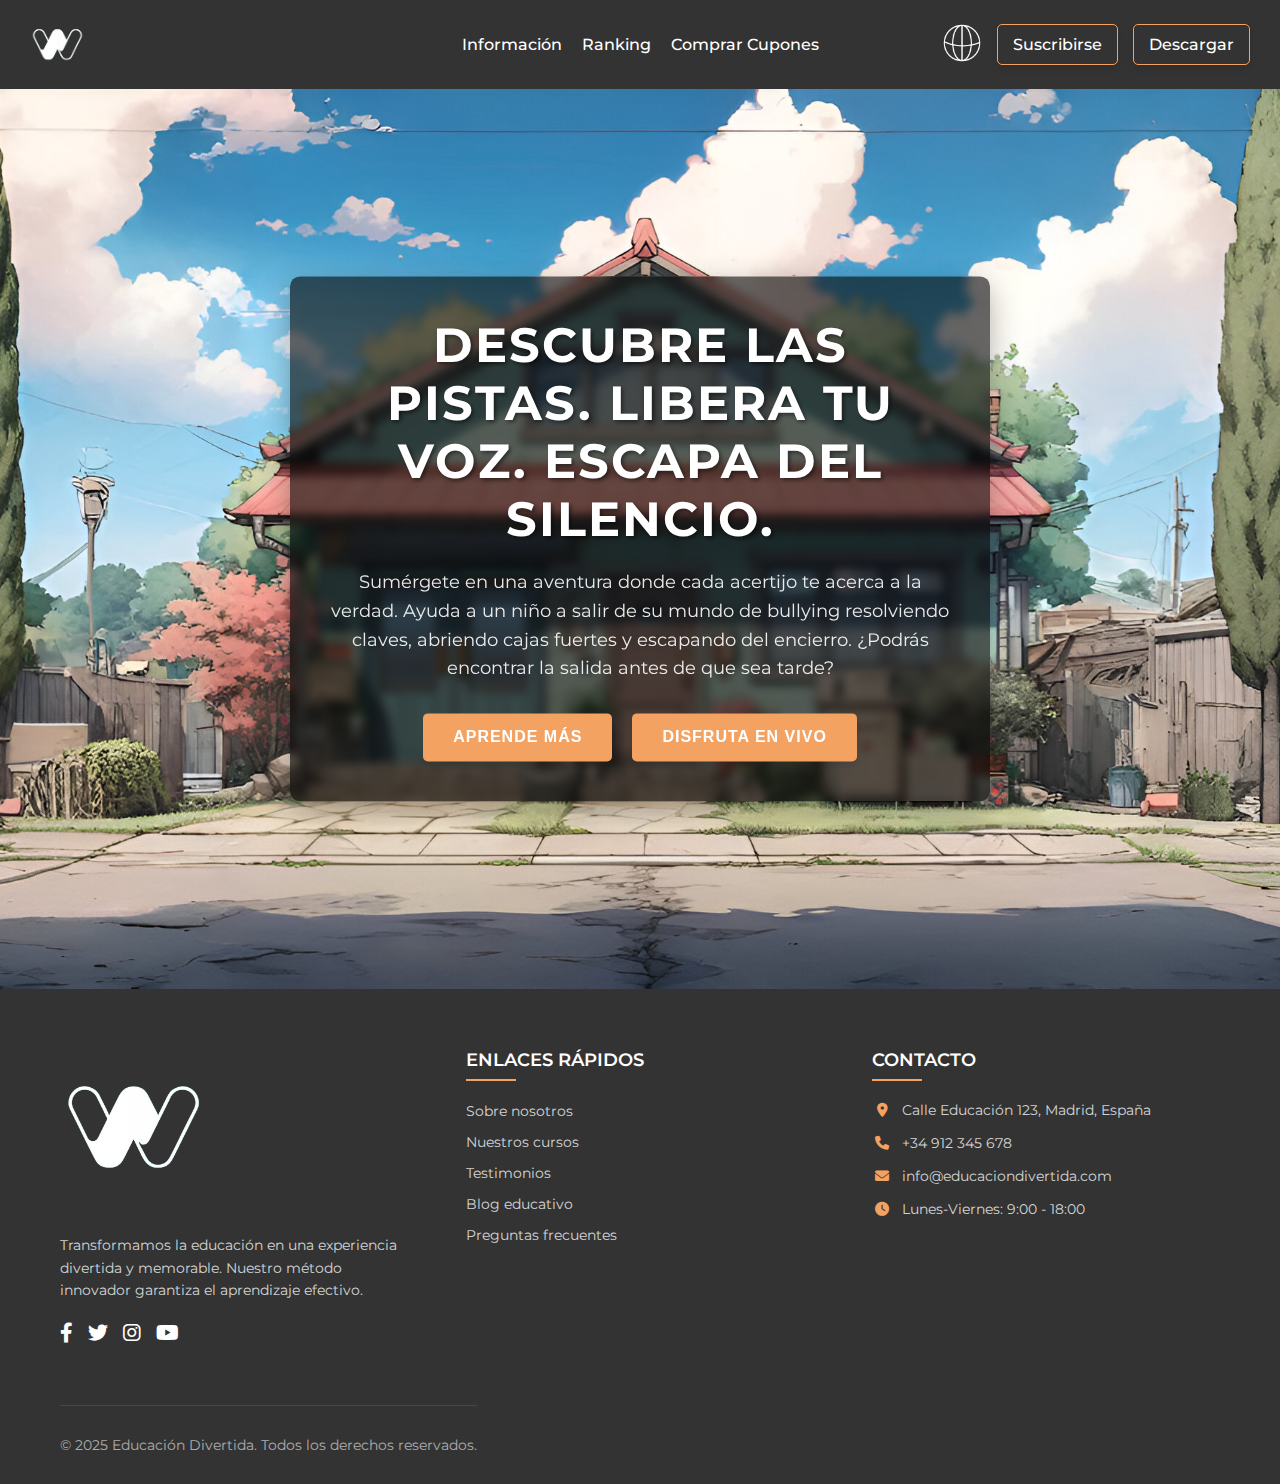
<file: WebReto3/src/main/webapp/index.html>
<!DOCTYPE html>
<html lang="es">
<head>
    <meta charset="UTF-8">
    <meta name="viewport" content="width=device-width, initial-scale=1.0">
    <title>Educación Divertida</title>
    <link
        href="https://fonts.googleapis.com/css2?family=Montserrat:wght@400;500;600;700&family=Poppins:wght@300;400;500;600;700&display=swap"
        rel="stylesheet">
    <!-- CSS -->
    <link rel="stylesheet" href="css/global.css">
    <link rel="stylesheet" href="css/pages/pagina-principal.css">
    <link rel="stylesheet" href="https://cdnjs.cloudflare.com/ajax/libs/font-awesome/6.0.0-beta3/css/all.min.css">
</head>
<body>
    <header class="header">
        <div class="logo">
            <a href="paginaPrincipal.html"><img src="img/logo.png" alt="Logo Educación Divertida"></a>
        </div>

        <nav class="nav-container">
            <ul class="nav-links">
                <li><a href="informacion.html">Información</a></li>
                <li><a href="ranking.html">Ranking</a></li>
                <li><a href="comprarCupon.html">Comprar Cupones</a></li>
            </ul>
        </nav>

        <div class="right-section">
            <div class="idiomas">
                <img src="img/idiomas.png" alt="Idioma" class="icono-idioma">
                <ul class="idioma-menu">
                    <li>Español</li>
                    <li>English</li>
                    <li>Euskera</li>
                </ul>
            </div>
            <a href="suscribirse.html" class="btn">Suscribirse</a>
            <a href="descargarJuego.html" class="btn">Descargar</a>
        </div>
    </header>

    <div class="carousel-container">
        <div class="carousel">
            <img src="img/CasaExteriorImg.jpeg" alt="Niños aprendiendo jugando">
            <img src="img/pixelcut-export (1).jpeg" alt="Clase interactiva">
            <img src="img/pixelcut-export (2).jpeg" alt="Actividades educativas">
        </div>
        <div class="overlay-content">
            <h1 class="Titulo_parrafo">Descubre las pistas. Libera tu voz. Escapa del silencio.</h1>
            <p>Sumérgete en una aventura donde cada acertijo te acerca a la verdad. Ayuda a un niño a salir de su mundo
                de bullying resolviendo claves, abriendo cajas fuertes y escapando del encierro. ¿Podrás encontrar la
                salida antes de que sea tarde?</p>
            <div class="boton-container">
                <button>Aprende más</button>
                <button>Disfruta en vivo</button>
            </div>
        </div>
    </div>

    <footer class="footer">
        <div class="footer-container">
            <div class="footer-section">
                <div class="footer-logo">
                    <img src="img/logo.png" alt="Logo Educación Divertida">
                </div>
                <p class="footer-description">Transformamos la educación en una experiencia divertida y memorable.
                    Nuestro método innovador garantiza el aprendizaje efectivo.</p>
                <div class="social-links">
                    <a href="#"><i class="fab fa-facebook-f"></i></a>
                    <a href="#"><i class="fab fa-twitter"></i></a>
                    <a href="#"><i class="fab fa-instagram"></i></a>
                    <a href="#"><i class="fab fa-youtube"></i></a>
                </div>
            </div>

            <div class="footer-section">
                <h3 class="footer-title">Enlaces rápidos</h3>
                <ul class="footer-links">
                    <li><a href="#">Sobre nosotros</a></li>
                    <li><a href="#">Nuestros cursos</a></li>
                    <li><a href="#">Testimonios</a></li>
                    <li><a href="#">Blog educativo</a></li>
                    <li><a href="#">Preguntas frecuentes</a></li>
                </ul>
            </div>

            <div class="footer-section">
                <h3 class="footer-title">Contacto</h3>
                <div class="footer-contact">
                    <p><i class="fas fa-map-marker-alt"></i> Calle Educación 123, Madrid, España</p>
                    <p><i class="fas fa-phone"></i> +34 912 345 678</p>
                    <p><i class="fas fa-envelope"></i> info@educaciondivertida.com</p>
                    <p><i class="fas fa-clock"></i> Lunes-Viernes: 9:00 - 18:00</p>
                </div>
            </div>
        </div>

        <div class="footer-container">
            <div class="copyright">
                © 2025 Educación Divertida. Todos los derechos reservados.
            </div>
        </div>
    </footer>

    <script>
        document.addEventListener('DOMContentLoaded', function() {
            const idiomas = document.querySelector('.idiomas');
            document.addEventListener('click', function(e) {
                if (idiomas.contains(e.target)) {
                    idiomas.classList.toggle('activo');
                } else {
                    idiomas.classList.remove('activo');
                }
            });
        });
    </script>
</body>
</html>
</file>
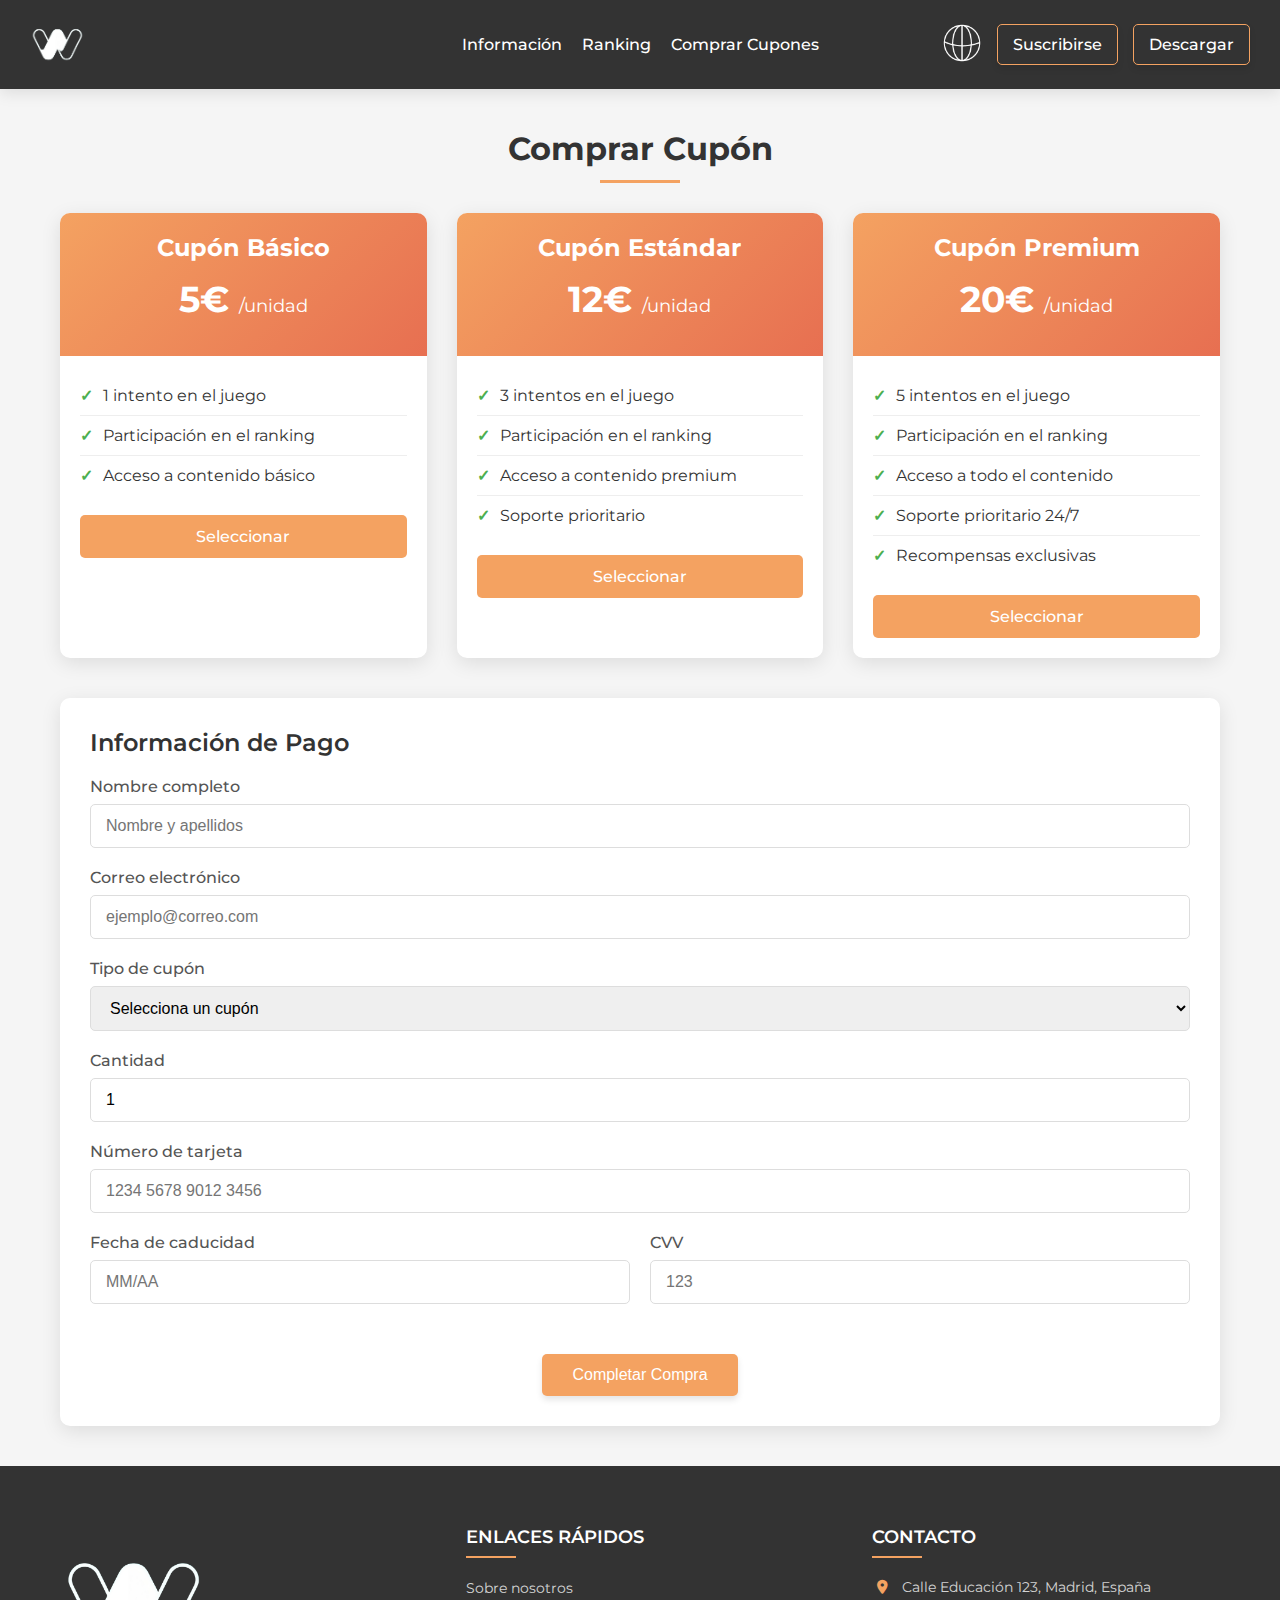
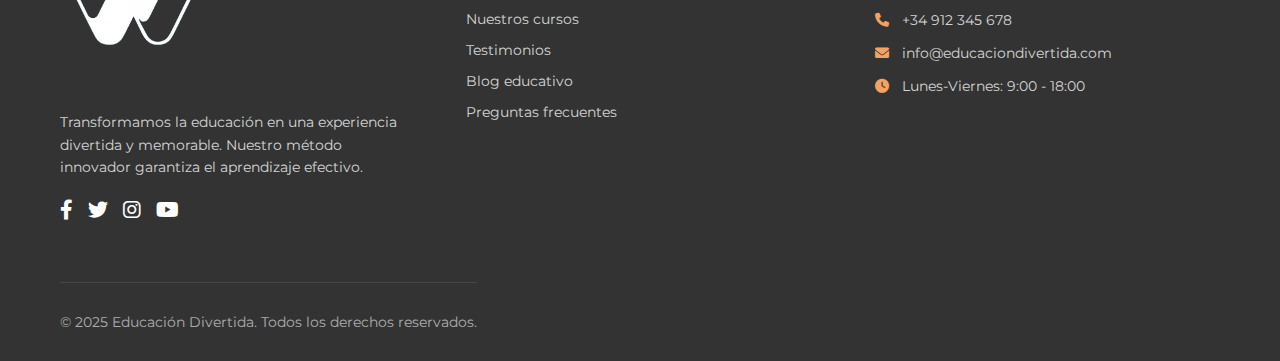
<file: WebReto3/src/main/webapp/comprarCupon.html>
<!DOCTYPE html>
<html lang="es">
<head>
    <meta charset="UTF-8">
    <meta name="viewport" content="width=device-width, initial-scale=1.0">
    <title>Comprar Cupón</title>
    <!-- Google Fonts -->
    <link
        href="https://fonts.googleapis.com/css2?family=Montserrat:wght@400;500;600;700&family=Poppins:wght@300;400;500;600;700&display=swap"
        rel="stylesheet">
    <!-- Font Awesome -->
    <link rel="stylesheet" href="https://cdnjs.cloudflare.com/ajax/libs/font-awesome/6.0.0-beta3/css/all.min.css">
    <!-- CSS -->
    <link rel="stylesheet" href="css/global.css">
    <link rel="stylesheet" href="css/pages/comprar-cupon.css">
</head>
<body>
    <header class="header">
        <div class="logo">
            <a href="paginaPrincipal.html"><img src="img/logo.png" alt="Logo"></a>
        </div>

        <nav class="nav-container">
            <ul class="nav-links">
                <li><a href="informacion.html">Información</a></li>
                <li><a href="ranking.html">Ranking</a></li>
                <li><a href="comprarCupon.html">Comprar Cupones</a></li>
            </ul>
        </nav>

        <div class="right-section">
            <div class="idiomas">
                <img src="img/idiomas.png" alt="Idiomas">
                <ul class="idioma-menu">
                    <li>Español</li>
                    <li>English</li>
                    <li>Euskera</li>
                </ul>
            </div>
            <a href="suscribirse.html" class="btn">Suscribirse</a>
            <a href="descargarJuego.html" class="btn">Descargar</a>
        </div>
    </header>

    <div class="main-content">
        <h1 class="page-title">Comprar Cupón</h1>

        <div class="cupon-container">
            <div class="cupon-options">
                <div class="cupon-card">
                    <div class="cupon-header">
                        <h3 class="cupon-title">Cupón Básico</h3>
                        <div class="cupon-price">5€ <span>/unidad</span></div>
                    </div>
                    <div class="cupon-body">
                        <ul class="cupon-features">
                            <li>1 intento en el juego</li>
                            <li>Participación en el ranking</li>
                            <li>Acceso a contenido básico</li>
                        </ul>
                        <a href="#payment-form" class="cupon-button">Seleccionar</a>
                    </div>
                </div>

                <div class="cupon-card">
                    <div class="cupon-header">
                        <h3 class="cupon-title">Cupón Estándar</h3>
                        <div class="cupon-price">12€ <span>/unidad</span></div>
                    </div>
                    <div class="cupon-body">
                        <ul class="cupon-features">
                            <li>3 intentos en el juego</li>
                            <li>Participación en el ranking</li>
                            <li>Acceso a contenido premium</li>
                            <li>Soporte prioritario</li>
                        </ul>
                        <a href="#payment-form" class="cupon-button">Seleccionar</a>
                    </div>
                </div>

                <div class="cupon-card">
                    <div class="cupon-header">
                        <h3 class="cupon-title">Cupón Premium</h3>
                        <div class="cupon-price">20€ <span>/unidad</span></div>
                    </div>
                    <div class="cupon-body">
                        <ul class="cupon-features">
                            <li>5 intentos en el juego</li>
                            <li>Participación en el ranking</li>
                            <li>Acceso a todo el contenido</li>
                            <li>Soporte prioritario 24/7</li>
                            <li>Recompensas exclusivas</li>
                        </ul>
                        <a href="#payment-form" class="cupon-button">Seleccionar</a>
                    </div>
                </div>
            </div>

            <div id="payment-form" class="payment-form">
                <h2 class="form-title">Información de Pago</h2>
                <form>
                    <div class="form-group">
                        <label for="nombre">Nombre completo</label>
                        <input type="text" id="nombre" name="nombre" placeholder="Nombre y apellidos" required>
                    </div>
                    <div class="form-group">
                        <label for="email">Correo electrónico</label>
                        <input type="email" id="email" name="email" placeholder="ejemplo@correo.com" required>
                    </div>
                    <div class="form-group">
                        <label for="cupon">Tipo de cupón</label>
                        <select id="cupon" name="cupon" required>
                            <option value="">Selecciona un cupón</option>
                            <option value="basico">Cupón Básico - 5€</option>
                            <option value="estandar">Cupón Estándar - 12€</option>
                            <option value="premium">Cupón Premium - 20€</option>
                        </select>
                    </div>
                    <div class="form-group">
                        <label for="cantidad">Cantidad</label>
                        <input type="number" id="cantidad" name="cantidad" min="1" value="1" required>
                    </div>
                    <div class="form-group">
                        <label for="tarjeta">Número de tarjeta</label>
                        <input type="text" id="tarjeta" name="tarjeta" placeholder="1234 5678 9012 3456" required>
                    </div>
                    <div class="form-row">
                        <div class="form-group">
                            <label for="caducidad">Fecha de caducidad</label>
                            <input type="text" id="caducidad" name="caducidad" placeholder="MM/AA" required>
                        </div>
                        <div class="form-group">
                            <label for="cvv">CVV</label>
                            <input type="text" id="cvv" name="cvv" placeholder="123" required>
                        </div>
                    </div>
                    <div class="form-submit">
                        <button type="submit">Completar Compra</button>
                    </div>
                </form>
            </div>
        </div>
    </div>

    <!-- Reemplazar el footer actual por el nuevo diseño -->
    <footer class="footer">
    <div class="footer-container">
        <div class="footer-section">
            <div class="footer-logo">
                <img src="img/logo.png" alt="Logo Educación Divertida">
            </div>
            <p class="footer-description">Transformamos la educación en una experiencia divertida y memorable. Nuestro método innovador garantiza el aprendizaje efectivo.</p>
            <div class="social-links">
                <a href="#"><i class="fab fa-facebook-f"></i></a>
                <a href="#"><i class="fab fa-twitter"></i></a>
                <a href="#"><i class="fab fa-instagram"></i></a>
                <a href="#"><i class="fab fa-youtube"></i></a>
            </div>
        </div>

        <div class="footer-section">
            <h3 class="footer-title">Enlaces rápidos</h3>
            <ul class="footer-links">
                <li><a href="#">Sobre nosotros</a></li>
                <li><a href="#">Nuestros cursos</a></li>
                <li><a href="#">Testimonios</a></li>
                <li><a href="#">Blog educativo</a></li>
                <li><a href="#">Preguntas frecuentes</a></li>
            </ul>
        </div>

        <div class="footer-section">
            <h3 class="footer-title">Contacto</h3>
            <div class="footer-contact">
                <p><i class="fas fa-map-marker-alt"></i> Calle Educación 123, Madrid, España</p>
                <p><i class="fas fa-phone"></i> +34 912 345 678</p>
                <p><i class="fas fa-envelope"></i> info@educaciondivertida.com</p>
                <p><i class="fas fa-clock"></i> Lunes-Viernes: 9:00 - 18:00</p>
            </div>
        </div>
    </div>

    <div class="footer-container">
        <div class="copyright">
            © 2025 Educación Divertida. Todos los derechos reservados.
        </div>
    </div>
</footer>

    <script>
        document.addEventListener('DOMContentLoaded', function() {
            const idiomas = document.querySelector('.idiomas');
            document.addEventListener('click', function(e) {
                if (idiomas.contains(e.target)) {
                    idiomas.classList.toggle('activo');
                } else {
                    idiomas.classList.remove('activo');
                }
            });
        });
    </script>
</body>
</html>
</file>
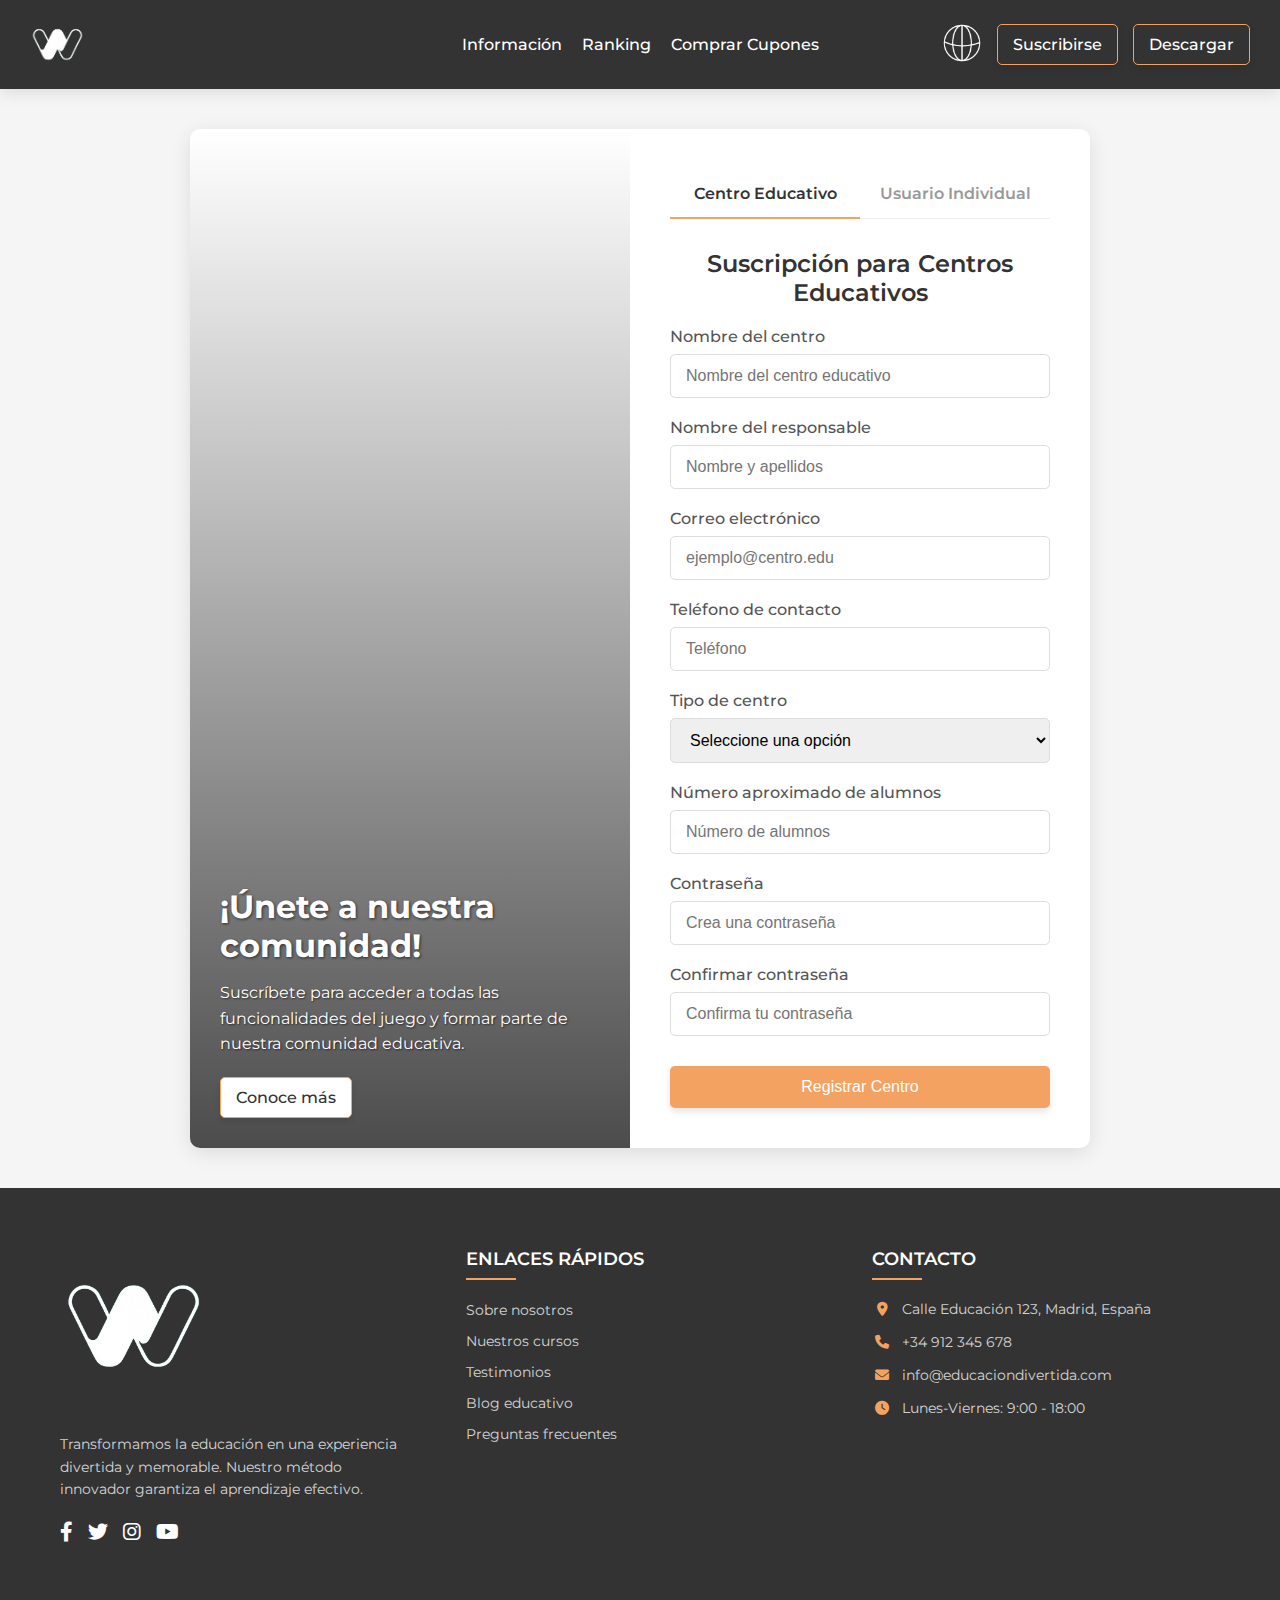
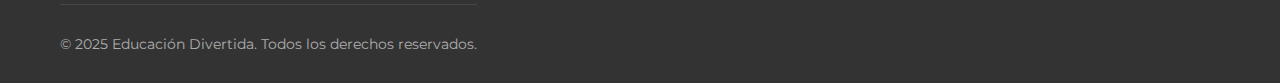
<file: WebReto3/src/main/webapp/suscribirse.html>
<!DOCTYPE html>
<html lang="es">
<head>
    <meta charset="UTF-8">
    <meta name="viewport" content="width=device-width, initial-scale=1.0">
    <title>Suscribirse</title>
    <!-- Google Fonts -->
    <link
        href="https://fonts.googleapis.com/css2?family=Montserrat:wght@400;500;600;700&family=Poppins:wght@300;400;500;600;700&display=swap"
        rel="stylesheet">
    <!-- Font Awesome -->
    <link rel="stylesheet" href="https://cdnjs.cloudflare.com/ajax/libs/font-awesome/6.0.0-beta3/css/all.min.css">
    <!-- CSS -->
    <link rel="stylesheet" href="css/global.css">
    <link rel="stylesheet" href="css/pages/suscribirse.css">
</head>
<body>
    <header class="header">
        <div class="logo">
            <a href="index.html"><img src="img/logo.png" alt="Logo"></a>
        </div>
        <nav class="nav-container">
            <ul class="nav-links">
                <li><a href="informacion.html">Información</a></li>
                <li><a href="ranking.html">Ranking</a></li>
                <li><a href="comprarCupon.html">Comprar Cupones</a></li>
            </ul>
        </nav>

        <div class="right-section">
            <div class="idiomas">
                <img src="img/idiomas.png" alt="Idiomas">
                <ul class="idioma-menu">
                    <li>Español</li>
                    <li>English</li>
                    <li>Euskera</li>
                </ul>
            </div>
            <a href="suscribirse.html" class="btn">Suscribirse</a>
            <a href="descargarJuego.html" class="btn">Descargar</a>
        </div>
    </header>

    <div class="main-content">
        <div class="auth-container">
            <div class="auth-image">
                <div class="auth-image-content">
                    <h2 class="auth-image-title">¡Únete a nuestra comunidad!</h2>
                    <p class="auth-image-text">Suscríbete para acceder a todas las funcionalidades del juego y formar parte de nuestra comunidad educativa.</p>
                    <a href="#" class="btn" style="margin-top: 15px; background-color: white; color: #333;">Conoce más</a>
                </div>
            </div>
            <div class="auth-forms">
                <div class="auth-tabs">
                    <div class="auth-tab active" onclick="switchTab('centro')">Centro Educativo</div>
                    <div class="auth-tab" onclick="switchTab('individual')">Usuario Individual</div>
                </div>

                <div id="centro-form" class="auth-form active">
                    <h2 class="form-title">Suscripción para Centros Educativos</h2>
                    <form>
                        <div class="form-group">
                            <label for="centro-nombre">Nombre del centro</label>
                            <input type="text" id="centro-nombre" name="nombre" placeholder="Nombre del centro educativo" required>
                        </div>
                        <div class="form-group">
                            <label for="centro-responsable">Nombre del responsable</label>
                            <input type="text" id="centro-responsable" name="responsable" placeholder="Nombre y apellidos" required>
                        </div>
                        <div class="form-group">
                            <label for="centro-email">Correo electrónico</label>
                            <input type="email" id="centro-email" name="email" placeholder="ejemplo@centro.edu" required>
                        </div>
                        <div class="form-group">
                            <label for="centro-telefono">Teléfono de contacto</label>
                            <input type="tel" id="centro-telefono" name="telefono" placeholder="Teléfono" required>
                        </div>
                        <div class="form-group">
                            <label for="centro-tipo">Tipo de centro</label>
                            <select id="centro-tipo" name="tipo" required>
                                <option value="">Seleccione una opción</option>
                                <option value="publico">Público</option>
                                <option value="concertado">Concertado</option>
                                <option value="privado">Privado</option>
                            </select>
                        </div>
                        <div class="form-group">
                            <label for="centro-alumnos">Número aproximado de alumnos</label>
                            <input type="number" id="centro-alumnos" name="alumnos" min="1" placeholder="Número de alumnos" required>
                        </div>
                        <div class="form-group">
                            <label for="centro-password">Contraseña</label>
                            <input type="password" id="centro-password" name="password" placeholder="Crea una contraseña" required>
                        </div>
                        <div class="form-group">
                            <label for="centro-confirm">Confirmar contraseña</label>
                            <input type="password" id="centro-confirm" name="confirm" placeholder="Confirma tu contraseña" required>
                        </div>
                        <div class="form-submit">
                            <button type="submit">Registrar Centro</button>
                        </div>
                    </form>
                </div>

                <div id="individual-form" class="auth-form">
                    <h2 class="form-title">Suscripción Individual</h2>
                    <form>
                        <div class="form-group">
                            <label for="individual-nombre">Nombre completo</label>
                            <input type="text" id="individual-nombre" name="nombre" placeholder="Tu nombre y apellidos" required>
                        </div>
                        <div class="form-group">
                            <label for="individual-email">Correo electrónico</label>
                            <input type="email" id="individual-email" name="email" placeholder="ejemplo@correo.com" required>
                        </div>
                        <div class="form-group">
                            <label for="individual-edad">Edad</label>
                            <input type="number" id="individual-edad" name="edad" min="1" placeholder="Tu edad" required>
                        </div>
                        <div class="form-group">
                            <label for="individual-password">Contraseña</label>
                            <input type="password" id="individual-password" name="password" placeholder="Crea una contraseña" required>
                        </div>
                        <div class="form-group">
                            <label for="individual-confirm">Confirmar contraseña</label>
                            <input type="password" id="individual-confirm" name="confirm" placeholder="Confirma tu contraseña" required>
                        </div>
                        <div class="form-submit">
                            <button type="submit">Registrarse</button>
                        </div>
                    </form>

                    <div class="social-login">
                        <div class="social-login-title">O regístrate con</div>
                        <div class="social-buttons">
                            <div class="social-button">F</div>
                            <div class="social-button">G</div>
                            <div class="social-button">T</div>
                        </div>
                    </div>

                    <div class="switch-form">
                        ¿Ya tienes una cuenta? <a href="#" onclick="showLogin()">Inicia sesión</a>
                    </div>
                </div>

                <div id="login-form" class="auth-form" style="display: none;">
                    <h2 class="form-title">Iniciar Sesión</h2>
                    <form>
                        <div class="form-group">
                            <label for="login-email">Correo electrónico</label>
                            <input type="email" id="login-email" name="email" placeholder="ejemplo@correo.com" required>
                        </div>
                        <div class="form-group">
                            <label for="login-password">Contraseña</label>
                            <input type="password" id="login-password" name="password" placeholder="Tu contraseña" required>
                        </div>
                        <div class="form-options">
                            <div class="remember-me">
                                <input type="checkbox" id="remember" name="remember">
                                <label for="remember">Recordarme</label>
                            </div>
                            <a href="#" class="forgot-password">¿Olvidaste tu contraseña?</a>
                        </div>
                        <div class="form-submit">
                            <button type="submit">Iniciar Sesión</button>
                        </div>
                    </form>

                    <div class="social-login">
                        <div class="social-login-title">O inicia sesión con</div>
                        <div class="social-buttons">
                            <div class="social-button">F</div>
                            <div class="social-button">G</div>
                            <div class="social-button">T</div>
                        </div>
                    </div>

                    <div class="switch-form">
                        ¿No tienes una cuenta? <a href="#" onclick="showRegister()">Regístrate</a>
                    </div>
                </div>
            </div>
        </div>
    </div>

    <!-- Reemplazar el footer actual por el nuevo diseño -->
    <footer class="footer">
    <div class="footer-container">
        <div class="footer-section">
            <div class="footer-logo">
                <img src="img/logo.png" alt="Logo Educación Divertida">
            </div>
            <p class="footer-description">Transformamos la educación en una experiencia divertida y memorable. Nuestro método innovador garantiza el aprendizaje efectivo.</p>
            <div class="social-links">
                <a href="#"><i class="fab fa-facebook-f"></i></a>
                <a href="#"><i class="fab fa-twitter"></i></a>
                <a href="#"><i class="fab fa-instagram"></i></a>
                <a href="#"><i class="fab fa-youtube"></i></a>
            </div>
        </div>

        <div class="footer-section">
            <h3 class="footer-title">Enlaces rápidos</h3>
            <ul class="footer-links">
                <li><a href="#">Sobre nosotros</a></li>
                <li><a href="#">Nuestros cursos</a></li>
                <li><a href="#">Testimonios</a></li>
                <li><a href="#">Blog educativo</a></li>
                <li><a href="#">Preguntas frecuentes</a></li>
            </ul>
        </div>

        <div class="footer-section">
            <h3 class="footer-title">Contacto</h3>
            <div class="footer-contact">
                <p><i class="fas fa-map-marker-alt"></i> Calle Educación 123, Madrid, España</p>
                <p><i class="fas fa-phone"></i> +34 912 345 678</p>
                <p><i class="fas fa-envelope"></i> info@educaciondivertida.com</p>
                <p><i class="fas fa-clock"></i> Lunes-Viernes: 9:00 - 18:00</p>
            </div>
        </div>
    </div>

    <div class="footer-container">
        <div class="copyright">
            © 2025 Educación Divertida. Todos los derechos reservados.
        </div>
    </div>
</footer>

    <script>
        function switchTab(tab) {
            // Hide all forms
            document.getElementById('centro-form').classList.remove('active');
            document.getElementById('individual-form').classList.remove('active');
            document.getElementById('login-form').style.display = 'none';
            
            // Show selected form
            if (tab === 'centro' || tab === 'individual') {
                document.getElementById(tab + '-form').classList.add('active');
            }
            
            // Update tabs
            const tabs = document.querySelectorAll('.auth-tab');
            tabs.forEach(t => t.classList.remove('active'));
            
            if (tab === 'centro') {
                tabs[0].classList.add('active');
            } else if (tab === 'individual') {
                tabs[1].classList.add('active');
            }
        }

        function showLogin() {
            document.getElementById('centro-form').classList.remove('active');
            document.getElementById('individual-form').classList.remove('active');
            document.getElementById('login-form').style.display = 'block';
            
            const tabs = document.querySelectorAll('.auth-tab');
            tabs.forEach(t => t.classList.remove('active'));
        }

        function showRegister() {
            document.getElementById('login-form').style.display = 'none';
            document.getElementById('individual-form').classList.add('active');
            
            const tabs = document.querySelectorAll('.auth-tab');
            tabs.forEach(t => t.classList.remove('active'));
            tabs[1].classList.add('active');
        }

        document.addEventListener('DOMContentLoaded', function() {
            const idiomas = document.querySelector('.idiomas');
            document.addEventListener('click', function(e) {
                if (idiomas.contains(e.target)) {
                    idiomas.classList.toggle('activo');
                } else {
                    idiomas.classList.remove('activo');
                }
            });
        });
    </script>
</body>
</html>
</file>
<file: WebReto3/src/main/webapp/css/global.css>
/* Estilos globales para todas las páginas */
* {
  margin: 0;
  padding: 0;
  box-sizing: border-box;
}

body {
  font-family: "Montserrat", sans-serif;
  background-color: #f5f5f5;
  color: #333;
}

/* Header y navegación */
.header {
  display: flex;
  align-items: center;
  justify-content: space-between;
  background-color: #333;
  padding: 15px 30px;
  width: 100%;
  z-index: 10;
  box-shadow: 0 4px 15px rgba(0, 0, 0, 0.1);
}

.logo {
  flex: 0 0 auto;
}

.logo img {
  height: 55px;
  transition: transform 0.3s;
}

.logo img:hover {
  transform: scale(1.05);
}

.nav-container {
  position: absolute;
  left: 0;
  right: 0;
  display: flex;
  justify-content: center;
  pointer-events: none;
}

.nav-links {
  list-style: none;
  display: flex;
  gap: 20px;
  margin: 0;
  pointer-events: auto;
}

.nav-links a {
  text-decoration: none;
  color: white;
  font-size: 16px;
  font-weight: 500;
  transition: all 0.3s;
  position: relative;
  padding-bottom: 5px;
}

.nav-links a:after {
  content: "";
  position: absolute;
  width: 0;
  height: 2px;
  bottom: 0;
  left: 0;
  background-color: #f4a261;
  transition: width 0.3s;
}

.nav-links a:hover {
  color: #f4a261;
}

.nav-links a:hover:after {
  width: 100%;
}

.right-section {
  display: flex;
  align-items: center;
  gap: 15px;
  flex: 0 0 auto;
  z-index: 1;
}

.idiomas {
  position: relative;
  cursor: pointer;
}

.idiomas img {
  height: 40px;
  transition: transform 0.3s;
}

.idiomas img:hover {
  transform: scale(1.1);
}

.idioma-menu {
  position: absolute;
  top: 45px;
  right: 0;
  background-color: #1e1e1e;
  border-radius: 8px;
  list-style: none;
  padding: 10px 0;
  margin: 0;
  display: none;
  min-width: 120px;
  box-shadow: 0 4px 10px rgba(0, 0, 0, 0.5);
  z-index: 100;
}

.idioma-menu li {
  padding: 10px 20px;
  font-size: 14px;
  color: white;
  transition: background 0.3s, color 0.3s;
}

.idioma-menu li:hover {
  background-color: #a6a6a6;
  color: black;
  cursor: pointer;
}

.idiomas.activo .idioma-menu {
  display: block;
}

.btn {
  background-color: #333333;
  color: white;
  border: 1px solid #f4a261;
  padding: 10px 15px;
  font-size: 16px;
  font-weight: 500;
  cursor: pointer;
  border-radius: 5px;
  transition: all 0.3s;
  box-shadow: 0 4px 6px rgba(0, 0, 0, 0.1);
  text-decoration: none;
  display: inline-block;
}
.btn:hover {
  background-color: #e76f51;
  transform: translateY(-2px);
  box-shadow: 0 6px 12px rgba(0, 0, 0, 0.15);
}

.btn:active {
  transform: translateY(0);
}

/* Modificar los estilos del footer para que sean consistentes */
.footer {
  background-color: #333;
  color: white;
  padding: 60px 0 30px;
}

.footer-container {
  max-width: 1200px;
  margin: 0 auto;
  display: flex;
  flex-wrap: wrap;
  justify-content: space-between;
  padding: 0 20px;
}

.footer-section {
  width: 30%;
  margin-bottom: 30px;
}

.footer-logo {
  margin-bottom: 20px;
}

.footer-logo img {
  width: 150px;
  margin-bottom: 15px;
}

.footer-description {
  font-size: 14px;
  line-height: 1.6;
  color: rgba(255, 255, 255, 0.8);
  margin-bottom: 20px;
}

.footer-title {
  font-size: 18px;
  font-weight: 600;
  margin-bottom: 20px;
  position: relative;
  padding-bottom: 10px;
  color: white;
  text-transform: uppercase;
}

.footer-title:after {
  content: "";
  position: absolute;
  bottom: 0;
  left: 0;
  width: 50px;
  height: 2px;
  background: #f4a261;
}

.footer-links {
  list-style: none;
  padding: 0;
}

.footer-links li {
  margin-bottom: 12px;
}

.footer-links a {
  color: rgba(255, 255, 255, 0.8);
  text-decoration: none;
  transition: all 0.3s;
  font-size: 14px;
}

.footer-links a:hover {
  color: #f4a261;
  padding-left: 5px;
}

.social-links {
  display: flex;
  gap: 15px;
  margin-top: 15px;
}

.social-links a {
  color: white;
  font-size: 20px;
  transition: color 0.3s;
}

.social-links a:hover {
  color: #f4a261;
}

.footer-contact p {
  margin-bottom: 15px;
  color: rgba(255, 255, 255, 0.8);
  font-size: 14px;
  display: flex;
  align-items: center;
  gap: 10px;
}

.footer-contact i {
  color: #f4a261;
  width: 20px;
  text-align: center;
}

.copyright {
  text-align: center;
  padding-top: 30px;
  margin-top: 30px;
  border-top: 1px solid rgba(255, 255, 255, 0.1);
  font-size: 14px;
  color: rgba(255, 255, 255, 0.6);
}

.logos {
  display: flex;
  gap: 15px;
  margin-top: 15px;
}

.logos img {
  width: 40px;
  transition: transform 0.3s;
}

.logos img:hover {
  transform: scale(1.1);
}

.PrimeraLista {
  width: 30%;
  text-align: center;
}

.PrimeraLista ol {
  list-style: none;
}

.PrimeraLista li {
  margin-bottom: 12px;
  color: rgba(255, 255, 255, 0.8);
  font-size: 14px;
  transition: all 0.3s;
}

.PrimeraLista li:first-child {
  font-size: 20px;
  font-weight: 600;
  margin-bottom: 20px;
  position: relative;
  padding-bottom: 10px;
  color: white;
}

.PrimeraLista li:first-child::after {
  content: "";
  position: absolute;
  bottom: 0;
  left: 50%;
  transform: translateX(-50%);
  width: 50px;
  height: 2px;
  background: #f4a261;
}

.PrimeraLista li:not(:first-child):hover {
  color: #f4a261;
  transform: translateX(5px);
}

.PrimeraLista li a {
  color: inherit;
  text-decoration: none;
}

/* Estilos generales para contenido principal */
.main-content {
  max-width: 1200px;
  margin: 40px auto;
  padding: 0 20px;
}

.page-title {
  font-size: 32px;
  font-weight: 700;
  margin-bottom: 30px;
  color: #333;
  text-align: center;
  position: relative;
  padding-bottom: 15px;
}

.page-title::after {
  content: "";
  position: absolute;
  bottom: 0;
  left: 50%;
  transform: translateX(-50%);
  width: 80px;
  height: 3px;
  background-color: #f4a261;
}

/* Media queries */
@media (max-width: 992px) {
  .footer-section {
    width: 100%;
    margin-bottom: 30px;
  }
}

@media (max-width: 768px) {
  .header {
    flex-direction: column;
    padding: 15px;
  }

  .nav-container {
    position: relative;
    margin: 15px 0;
  }

  .nav-links {
    gap: 15px;
    flex-wrap: wrap;
    justify-content: center;
  }

  .right-section {
    width: 100%;
    justify-content: center;
    margin-top: 15px;
  }

  .footer-section,
  .PrimeraLista {
    width: 100%;
    margin-bottom: 30px;
  }
}

@media (max-width: 768px) {
  .footer-section {
    width: 100%;
    margin-bottom: 30px;
    text-align: center;
  }

  .footer-title:after {
    left: 50%;
    transform: translateX(-50%);
  }

  .footer-links {
    padding: 0;
  }

  .social-links {
    justify-content: center;
  }

  .footer-contact p {
    justify-content: center;
  }
}
</file>
<file: WebReto3/src/main/webapp/css/pages/pagina-principal.css>
/* Estilos específicos para la página principal */
.carousel-container {
  width: 100%;
  height: 100vh;
  overflow: hidden;
  position: relative;
}

.carousel {
  display: flex;
  width: 300%;
  height: 100%;
  position: relative;
  animation: slide 12s infinite ease-in-out;
}

.carousel img {
  width: 100vw;
  height: 100vh;
  object-fit: cover;
  flex-shrink: 0;
}

@keyframes slide {
  0%,
  30% {
    transform: translateX(0);
  }
  33.33%,
  63.33% {
    transform: translateX(-33.33%);
  }
  66.66%,
  96.66% {
    transform: translateX(-66.66%);
  }
  100% {
    transform: translateX(-100%);
  }
}

.overlay-content {
  position: absolute;
  top: 50%;
  left: 50%;
  transform: translate(-50%, -50%);
  text-align: center;
  color: white;
  background: rgba(0, 0, 0, 0.6);
  padding: 40px;
  border-radius: 10px;
  max-width: 700px;
  width: 90%;
  box-shadow: 0 10px 30px rgba(0, 0, 0, 0.3);
  backdrop-filter: blur(5px);
}

.Titulo_parrafo {
  font-size: 48px;
  margin-bottom: 20px;
  font-weight: 700;
  text-transform: uppercase;
  text-shadow: 2px 2px 4px rgba(0, 0, 0, 0.5);
  letter-spacing: 2px;
}

.overlay-content p {
  font-size: 18px;
  margin-bottom: 30px;
  line-height: 1.6;
  color: rgba(255, 255, 255, 0.9);
}

.boton-container {
  display: flex;
  justify-content: center;
  gap: 20px;
}

.boton-container button {
  background-color: #f4a261;
  color: white;
  border: none;
  padding: 15px 30px;
  font-size: 16px;
  font-weight: 600;
  cursor: pointer;
  border-radius: 5px;
  transition: all 0.3s;
  box-shadow: 0 4px 6px rgba(0, 0, 0, 0.1);
  text-transform: uppercase;
  letter-spacing: 1px;
}

.boton-container button:hover {
  background-color: #e76f51;
  transform: translateY(-2px);
  box-shadow: 0 6px 12px rgba(0, 0, 0, 0.15);
}

/* Estilos específicos para el footer de la página principal */
.footer-title {
  font-size: 18px;
  font-weight: 600;
  margin-bottom: 20px;
  position: relative;
  padding-bottom: 10px;
  color: white;
  text-transform: uppercase;
}

.footer-title:after {
  content: "";
  position: absolute;
  bottom: 0;
  left: 0;
  width: 50px;
  height: 2px;
  background: #f4a261;
}

.footer-links {
  list-style: none;
  padding: 0;
}

.footer-links li {
  margin-bottom: 12px;
}

.footer-links a {
  color: rgba(255, 255, 255, 0.8);
  text-decoration: none;
  transition: all 0.3s;
  font-size: 14px;
}

.footer-links a:hover {
  color: #f4a261;
  padding-left: 5px;
}

.footer-contact p {
  margin-bottom: 15px;
  color: rgba(255, 255, 255, 0.8);
  font-size: 14px;
  display: flex;
  align-items: center;
  gap: 10px;
}

.footer-contact i {
  color: #f4a261;
  width: 20px;
  text-align: center;
}

.social-links {
  display: flex;
  gap: 15px;
}

.social-links a {
  color: white;
  font-size: 20px;
  transition: color 0.3s;
}

.social-links a:hover {
  color: #f4a261;
}

@media (max-width: 992px) {
  .overlay-content {
    max-width: 600px;
    padding: 30px;
  }

  .Titulo_parrafo {
    font-size: 36px;
  }
}

@media (max-width: 768px) {
  .overlay-content {
    width: 90%;
    padding: 20px;
  }

  .Titulo_parrafo {
    font-size: 28px;
  }

  .overlay-content p {
    font-size: 16px;
  }

  .boton-container {
    flex-direction: column;
    gap: 10px;
  }

  .footer-title:after {
    left: 50%;
    transform: translateX(-50%);
  }

  .footer-links {
    padding: 0;
  }

  .social-links {
    justify-content: center;
  }
}
</file>
<file: WebReto3/src/main/webapp/css/pages/comprar-cupon.css>
/* Estilos específicos para la página de comprar cupón */
.cupon-container {
  display: flex;
  flex-direction: column;
  gap: 40px;
}

.cupon-options {
  display: grid;
  grid-template-columns: repeat(auto-fill, minmax(300px, 1fr));
  gap: 30px;
}

.cupon-card {
  background-color: white;
  border-radius: 10px;
  overflow: hidden;
  box-shadow: 0 5px 20px rgba(0, 0, 0, 0.1);
  transition: all 0.3s;
}

.cupon-card:hover {
  transform: translateY(-5px);
  box-shadow: 0 10px 30px rgba(0, 0, 0, 0.15);
}

.cupon-header {
  background: linear-gradient(135deg, #f4a261 0%, #e76f51 100%);
  color: white;
  padding: 20px;
  text-align: center;
}

.cupon-title {
  font-size: 24px;
  font-weight: 700;
  margin-bottom: 5px;
}

.cupon-price {
  font-size: 36px;
  font-weight: 700;
  margin: 15px 0;
}

.cupon-price span {
  font-size: 18px;
  font-weight: 400;
}

.cupon-body {
  padding: 20px;
}

.cupon-features {
  list-style: none;
  margin-bottom: 20px;
}

.cupon-features li {
  padding: 10px 0;
  border-bottom: 1px solid #eee;
  display: flex;
  align-items: center;
  gap: 10px;
}

.cupon-features li:last-child {
  border-bottom: none;
}

.cupon-features li::before {
  content: "✓";
  color: #4caf50;
  font-weight: bold;
}

.cupon-button {
  display: block;
  width: 100%;
  background-color: #f4a261;
  color: white;
  border: none;
  padding: 12px;
  font-size: 16px;
  font-weight: 500;
  cursor: pointer;
  border-radius: 5px;
  transition: all 0.3s;
  text-align: center;
  text-decoration: none;
}

.cupon-button:hover {
  background-color: #e76f51;
}

.payment-form {
  background-color: white;
  border-radius: 10px;
  padding: 30px;
  box-shadow: 0 5px 20px rgba(0, 0, 0, 0.1);
}

.form-title {
  font-size: 24px;
  font-weight: 600;
  margin-bottom: 20px;
  color: #333;
}

.form-group {
  margin-bottom: 20px;
}

.form-group label {
  display: block;
  margin-bottom: 8px;
  font-weight: 500;
  color: #555;
}

.form-group input,
.form-group select {
  width: 100%;
  padding: 12px 15px;
  border: 1px solid #ddd;
  border-radius: 5px;
  font-size: 16px;
  transition: all 0.3s;
}

.form-group input:focus,
.form-group select:focus {
  outline: none;
  border-color: #f4a261;
  box-shadow: 0 0 0 2px rgba(244, 162, 97, 0.2);
}

.form-row {
  display: flex;
  gap: 20px;
}

.form-row .form-group {
  flex: 1;
}

.form-submit {
  text-align: center;
  margin-top: 30px;
}

.form-submit button {
  background-color: #f4a261;
  color: white;
  border: none;
  padding: 12px 30px;
  font-size: 16px;
  font-weight: 500;
  cursor: pointer;
  border-radius: 5px;
  transition: all 0.3s;
  box-shadow: 0 4px 6px rgba(0, 0, 0, 0.1);
}

.form-submit button:hover {
  background-color: #e76f51;
  transform: translateY(-2px);
  box-shadow: 0 6px 12px rgba(0, 0, 0, 0.15);
}

@media (max-width: 768px) {
  .form-row {
    flex-direction: column;
    gap: 0;
  }
}
</file>
<file: WebReto3/src/main/webapp/css/pages/suscribirse.css>
/* Estilos específicos para la página de suscripción */
.main-content {
  max-width: 1200px;
  margin: 40px auto;
  padding: 0 20px;
  display: flex;
  justify-content: center;
}

.auth-container {
  width: 100%;
  max-width: 900px;
  display: flex;
  background-color: white;
  border-radius: 10px;
  overflow: hidden;
  box-shadow: 0 5px 20px rgba(0, 0, 0, 0.1);
}

.auth-image {
  flex: 1;
  background-image: url("https://images.unsplash.com/photo-1577896851231-70ef18881754?q=80&w=1470&auto=format&fit=crop&ixlib=rb-4.0.3&ixid=M3wxMjA3fDB8MHxwaG90by1wYWdlfHx8fGVufDB8fHx8fA%3D%3D");
  background-size: cover;
  background-position: center;
  display: flex;
  flex-direction: column;
  justify-content: flex-end;
  padding: 30px;
  position: relative;
}

.auth-image::before {
  content: "";
  position: absolute;
  top: 0;
  left: 0;
  right: 0;
  bottom: 0;
  background: linear-gradient(to bottom, rgba(0, 0, 0, 0) 0%, rgba(0, 0, 0, 0.7) 100%);
}

.auth-image-content {
  position: relative;
  color: white;
  z-index: 2;
}

.auth-image-title {
  font-size: 32px;
  font-weight: 700;
  margin-bottom: 15px;
  text-shadow: 1px 1px 3px rgba(0, 0, 0, 0.6);
}

.auth-image-text {
  font-size: 16px;
  line-height: 1.6;
  margin-bottom: 5px;
  text-shadow: 1px 1px 2px rgba(0, 0, 0, 0.6);
}

.auth-forms {
  flex: 1;
  padding: 40px;
  display: flex;
  flex-direction: column;
}

.auth-tabs {
  display: flex;
  margin-bottom: 30px;
  border-bottom: 1px solid #eee;
}

.auth-tab {
  flex: 1;
  text-align: center;
  padding: 15px;
  cursor: pointer;
  font-weight: 600;
  color: #999;
  transition: all 0.3s;
  position: relative;
}

.auth-tab.active {
  color: #333;
}

.auth-tab.active::after {
  content: "";
  position: absolute;
  bottom: -1px;
  left: 0;
  width: 100%;
  height: 2px;
  background-color: #f4a261;
}

.auth-form {
  display: none;
}

.auth-form.active {
  display: block;
}

.form-title {
  font-size: 24px;
  font-weight: 600;
  margin-bottom: 20px;
  color: #333;
  text-align: center;
}

.form-group {
  margin-bottom: 20px;
}

.form-group label {
  display: block;
  margin-bottom: 8px;
  font-weight: 500;
  color: #555;
}

.form-group input,
.form-group select {
  width: 100%;
  padding: 12px 15px;
  border: 1px solid #ddd;
  border-radius: 5px;
  font-size: 16px;
  transition: all 0.3s;
}

.form-group input:focus,
.form-group select:focus {
  outline: none;
  border-color: #f4a261;
  box-shadow: 0 0 0 2px rgba(244, 162, 97, 0.2);
}

.form-options {
  display: flex;
  justify-content: space-between;
  align-items: center;
  margin-bottom: 20px;
  font-size: 14px;
}

.remember-me {
  display: flex;
  align-items: center;
  gap: 5px;
}

.remember-me input {
  margin: 0;
}

.forgot-password {
  color: #f4a261;
  text-decoration: none;
  transition: all 0.3s;
}

.forgot-password:hover {
  color: #e76f51;
  text-decoration: underline;
}

.form-submit {
  text-align: center;
  margin-top: 30px;
}

.form-submit button {
  width: 100%;
  background-color: #f4a261;
  color: white;
  border: none;
  padding: 12px;
  font-size: 16px;
  font-weight: 500;
  cursor: pointer;
  border-radius: 5px;
  transition: all 0.3s;
  box-shadow: 0 4px 6px rgba(0, 0, 0, 0.1);
}

.form-submit button:hover {
  background-color: #e76f51;
  transform: translateY(-2px);
  box-shadow: 0 6px 12px rgba(0, 0, 0, 0.15);
}

.social-login {
  margin-top: 30px;
  text-align: center;
}

.social-login-title {
  font-size: 14px;
  color: #999;
  margin-bottom: 15px;
  position: relative;
}

.social-login-title::before,
.social-login-title::after {
  content: "";
  position: absolute;
  top: 50%;
  width: 30%;
  height: 1px;
  background-color: #eee;
}

.social-login-title::before {
  left: 0;
}

.social-login-title::after {
  right: 0;
}

.social-buttons {
  display: flex;
  justify-content: center;
  gap: 15px;
}

.social-button {
  width: 40px;
  height: 40px;
  border-radius: 50%;
  display: flex;
  align-items: center;
  justify-content: center;
  background-color: #f8f9fa;
  border: 1px solid #eee;
  cursor: pointer;
  transition: all 0.3s;
}

.social-button:hover {
  transform: translateY(-2px);
  box-shadow: 0 5px 10px rgba(0, 0, 0, 0.1);
}

.switch-form {
  margin-top: 30px;
  text-align: center;
  font-size: 14px;
  color: #666;
}

.switch-form a {
  color: #f4a261;
  text-decoration: none;
  font-weight: 500;
  transition: all 0.3s;
}

.switch-form a:hover {
  color: #e76f51;
  text-decoration: underline;
}

@media (max-width: 992px) {
  .auth-container {
    flex-direction: column;
  }

  .auth-image {
    min-height: 200px;
  }
}
</file>
